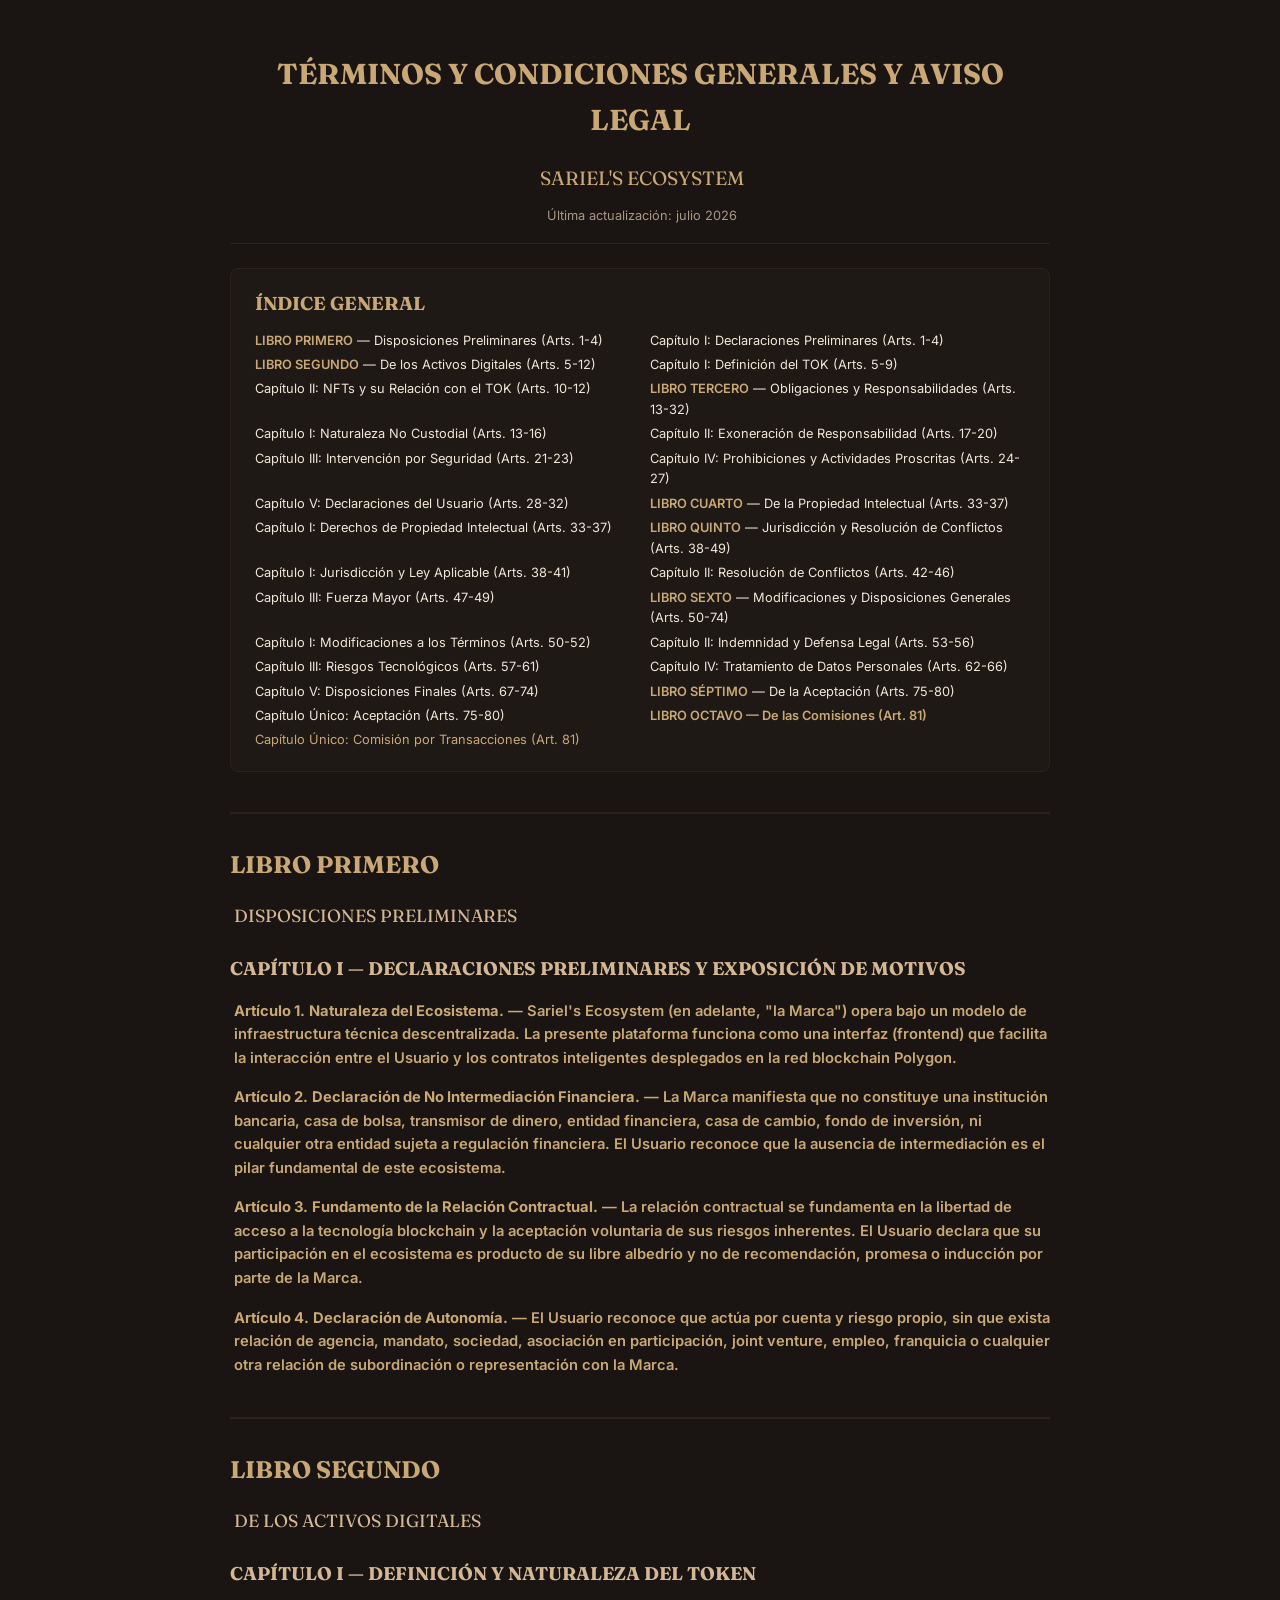
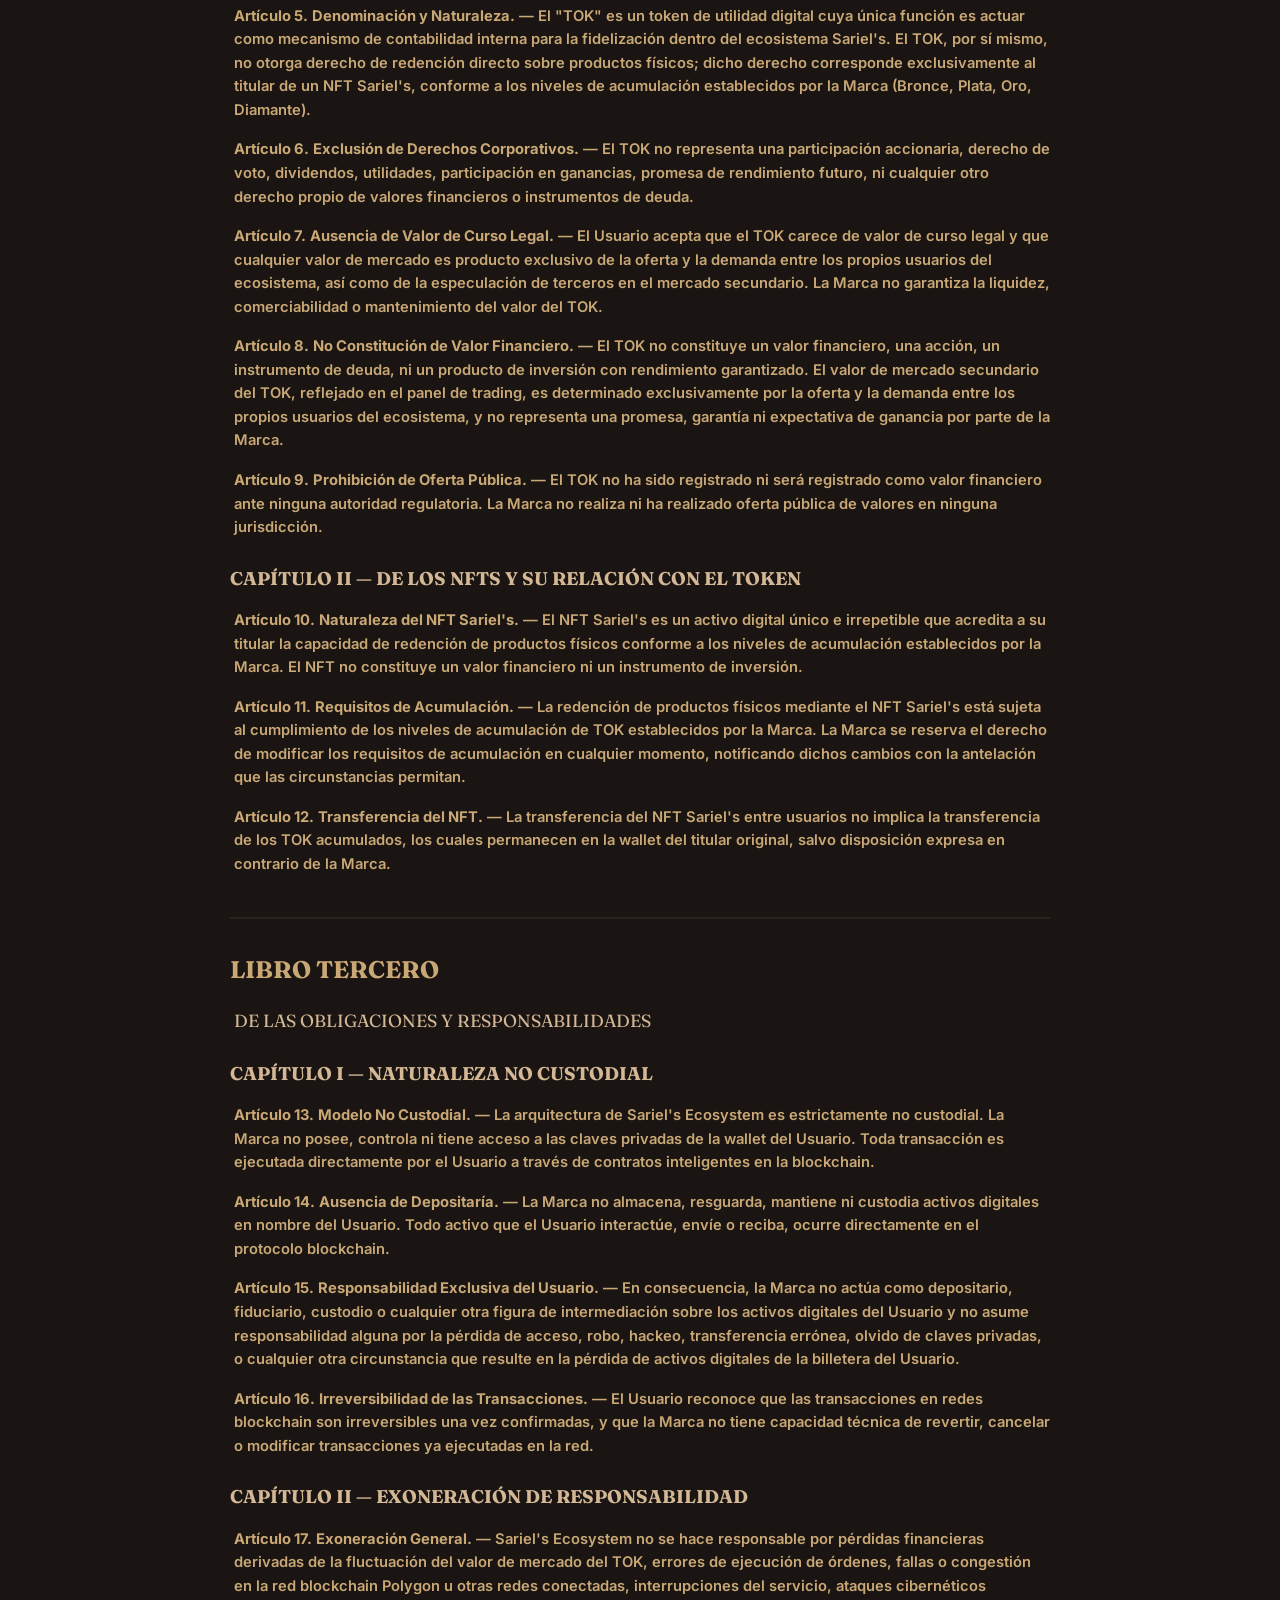
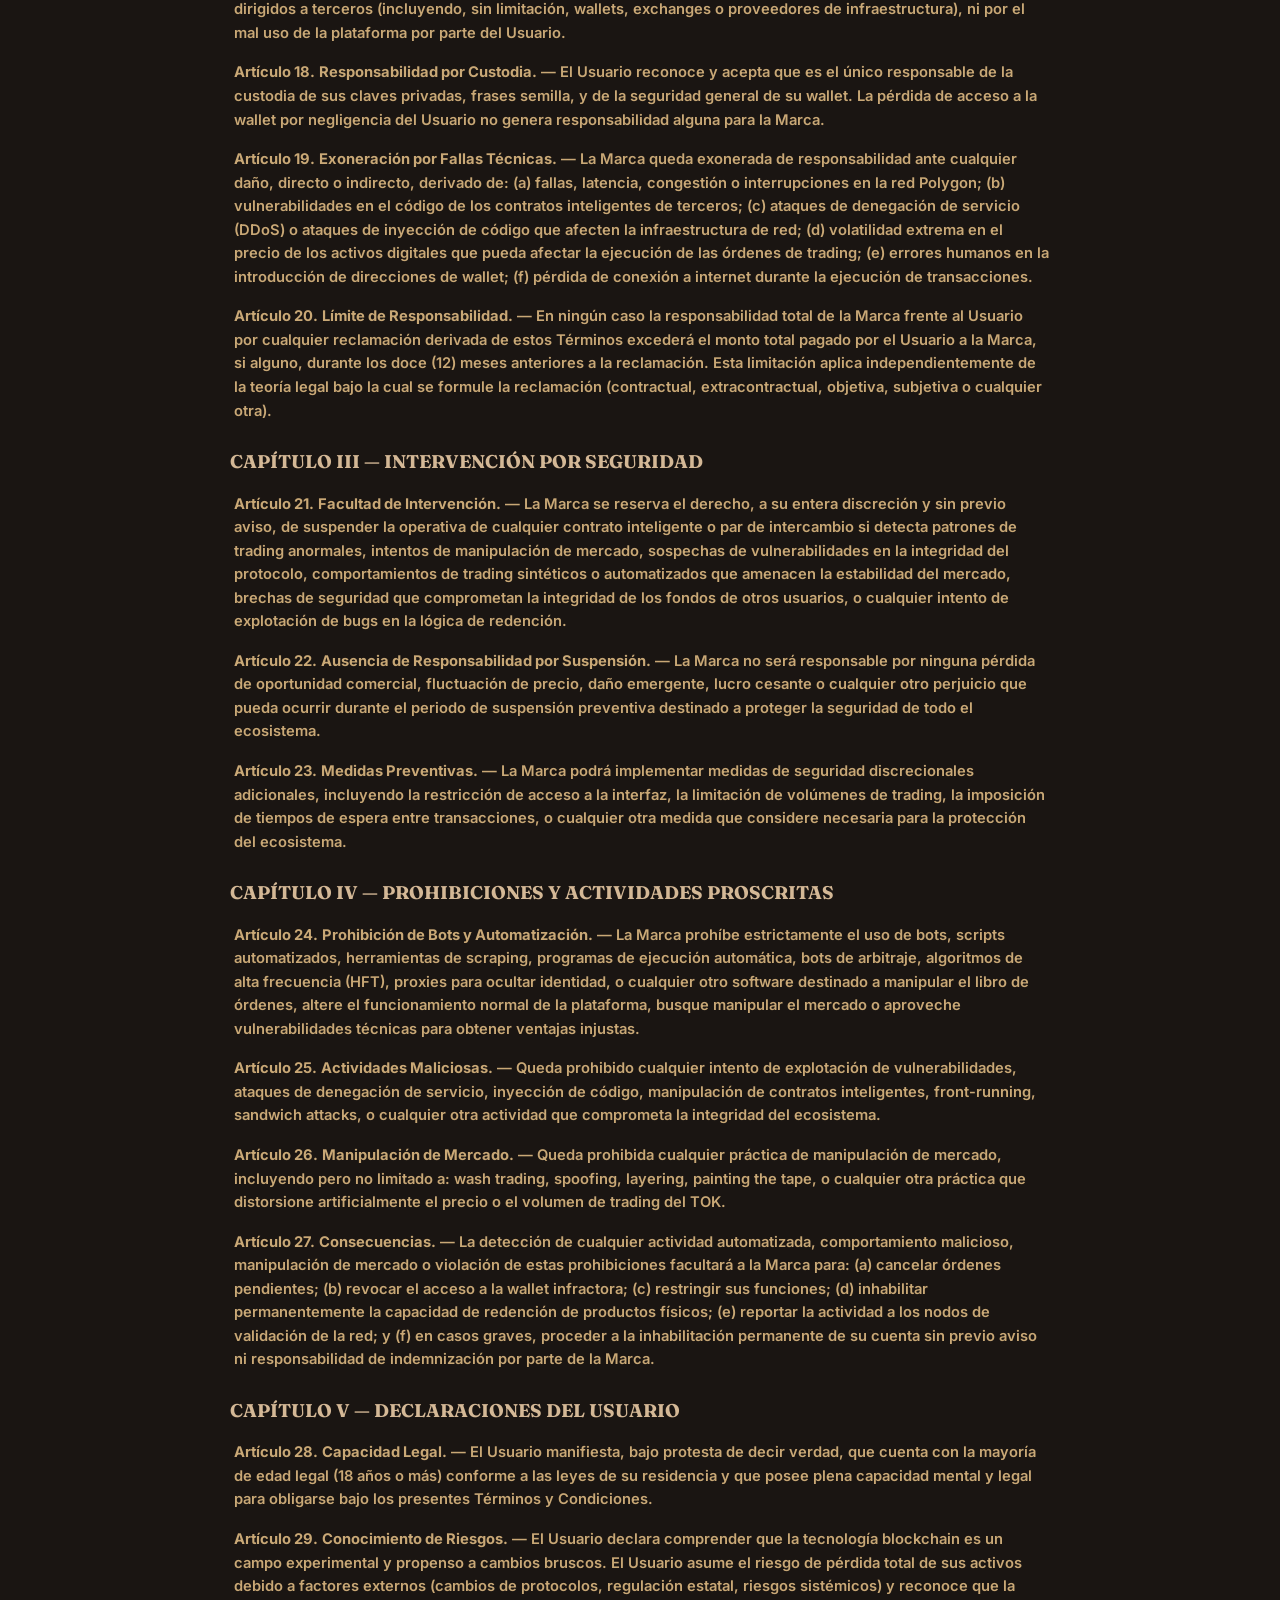
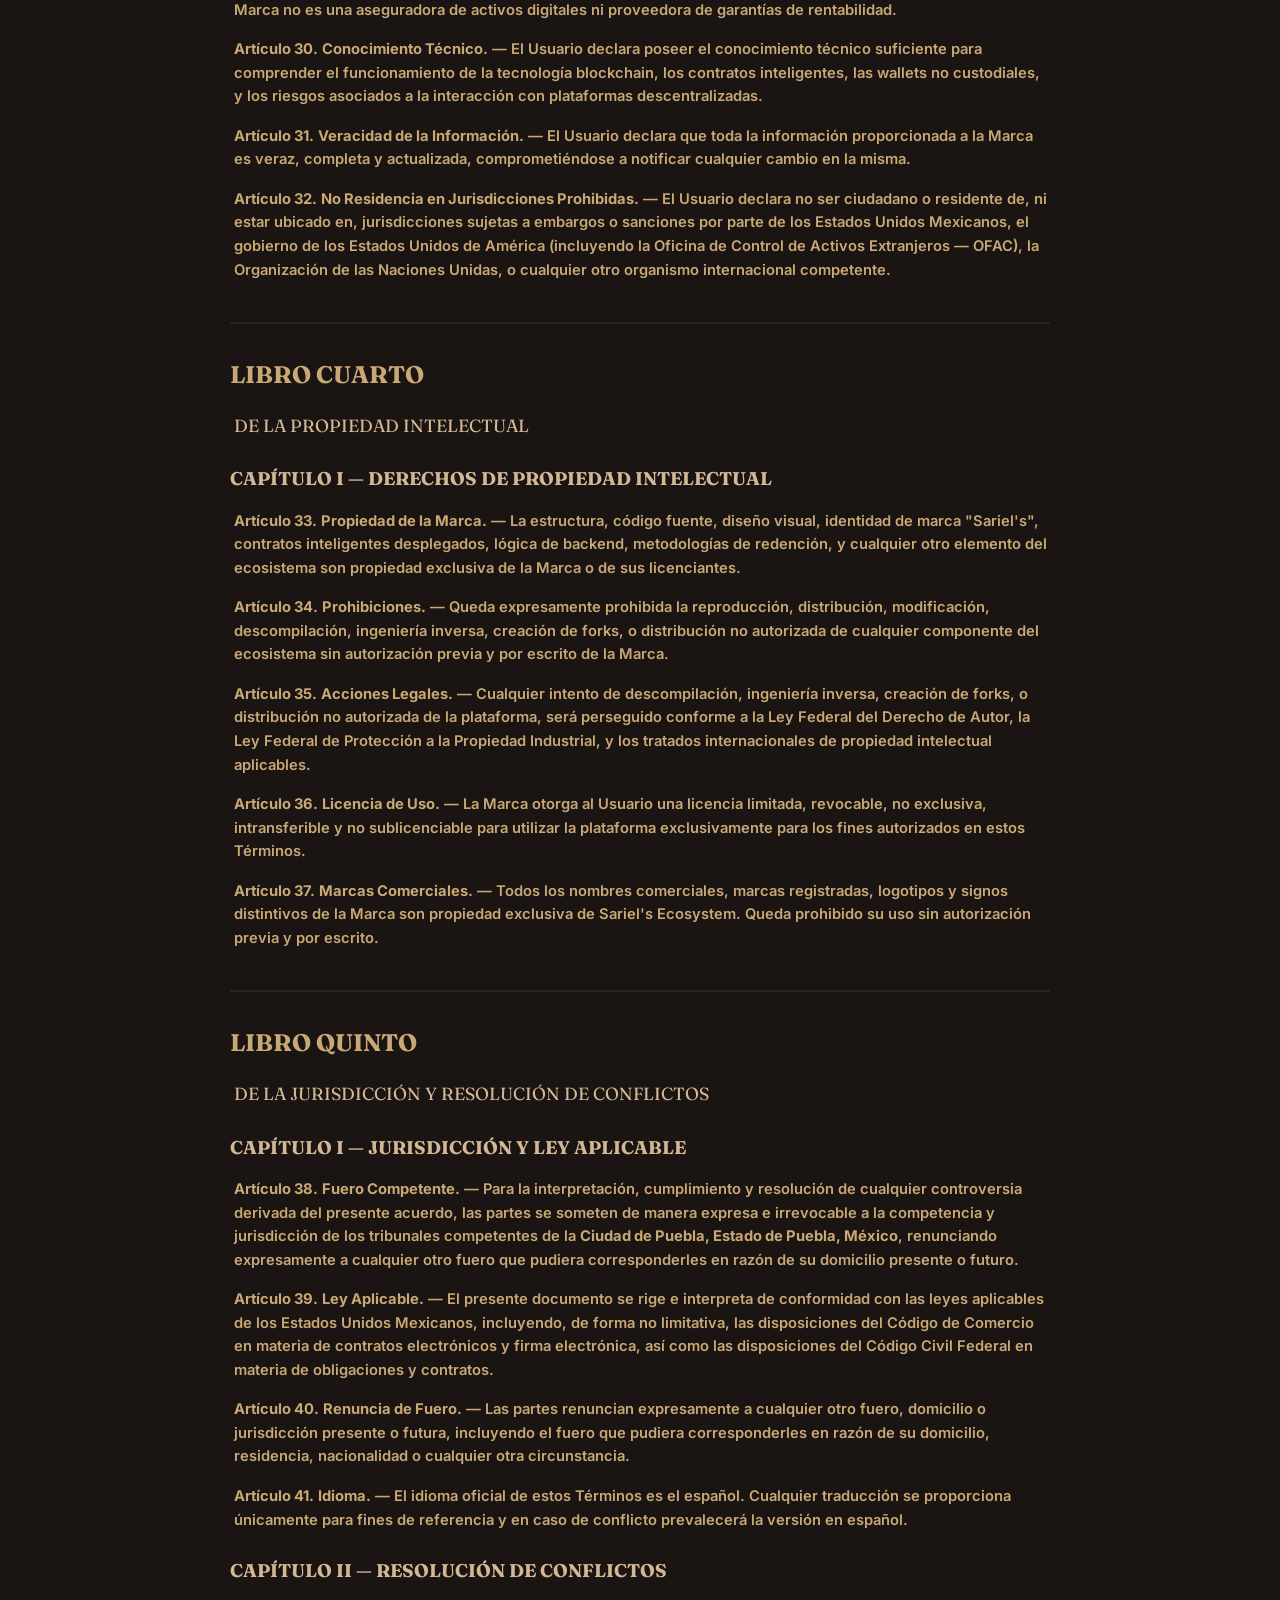
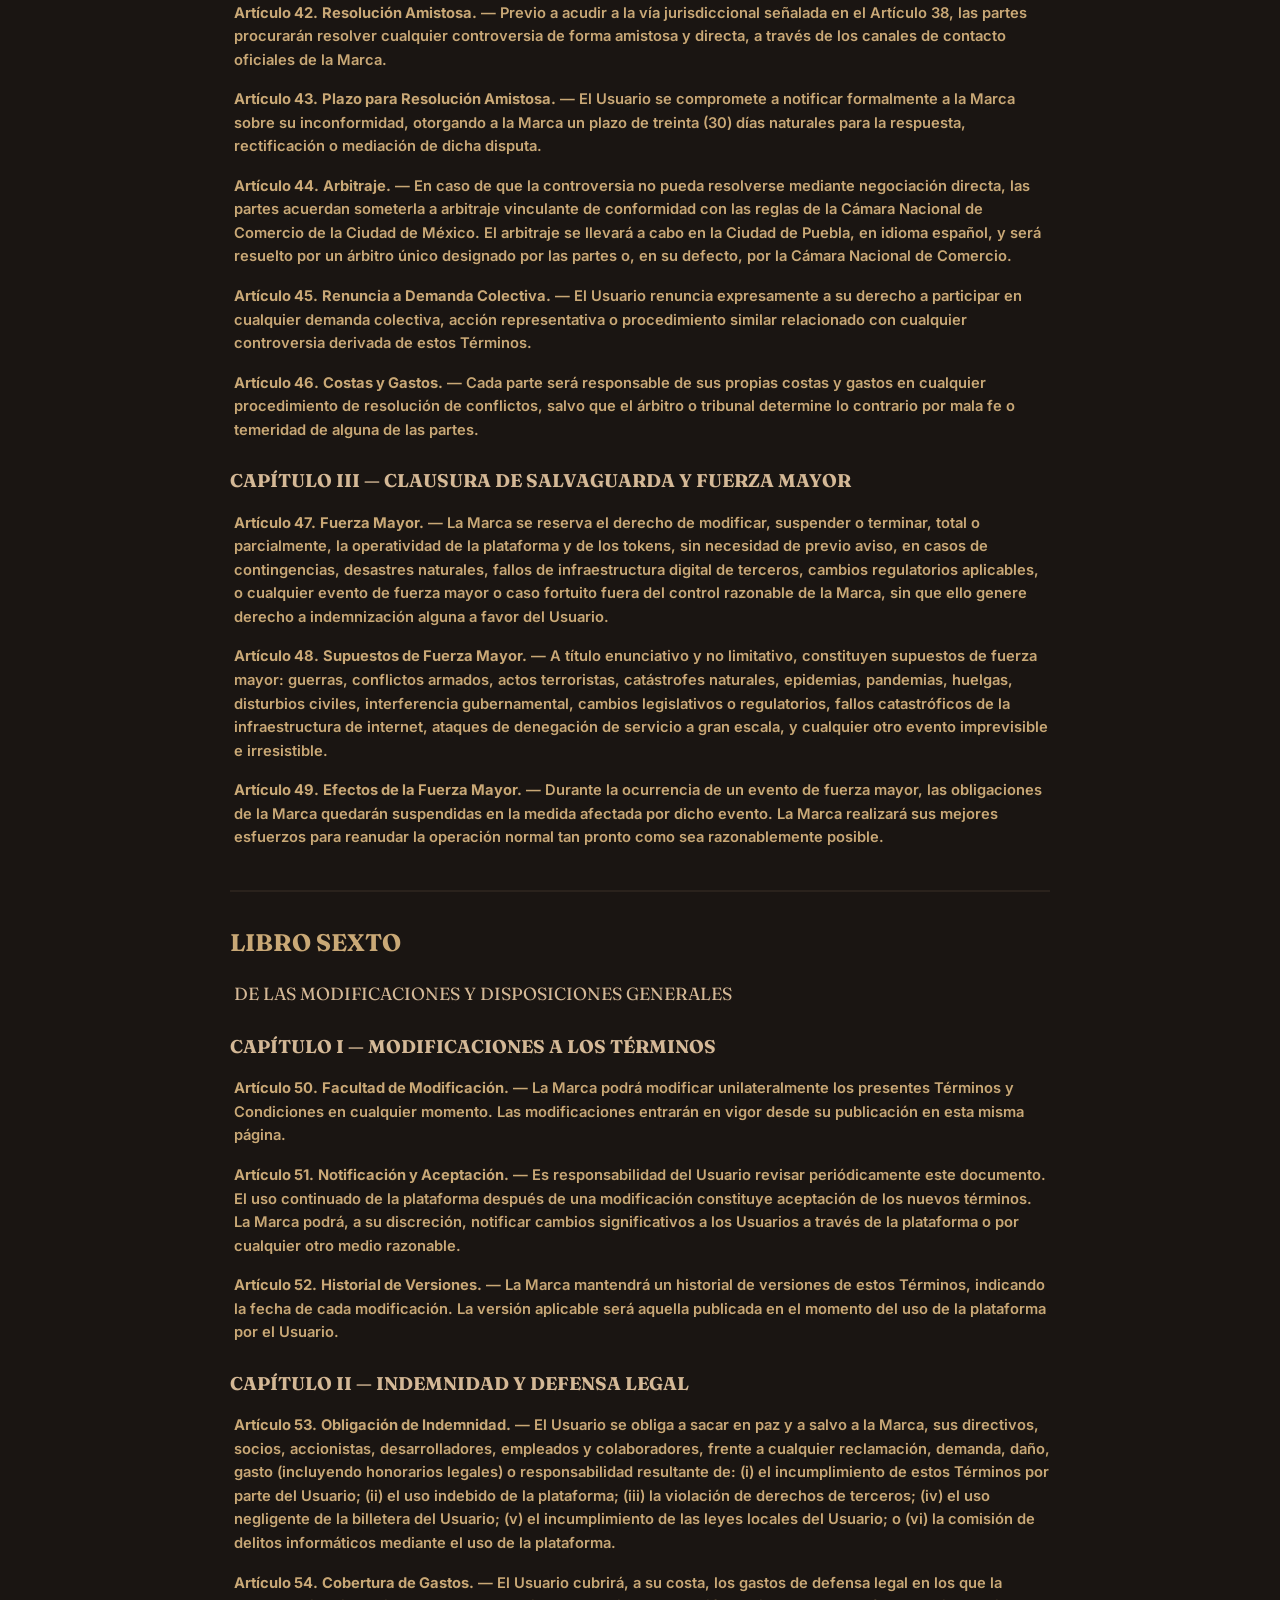
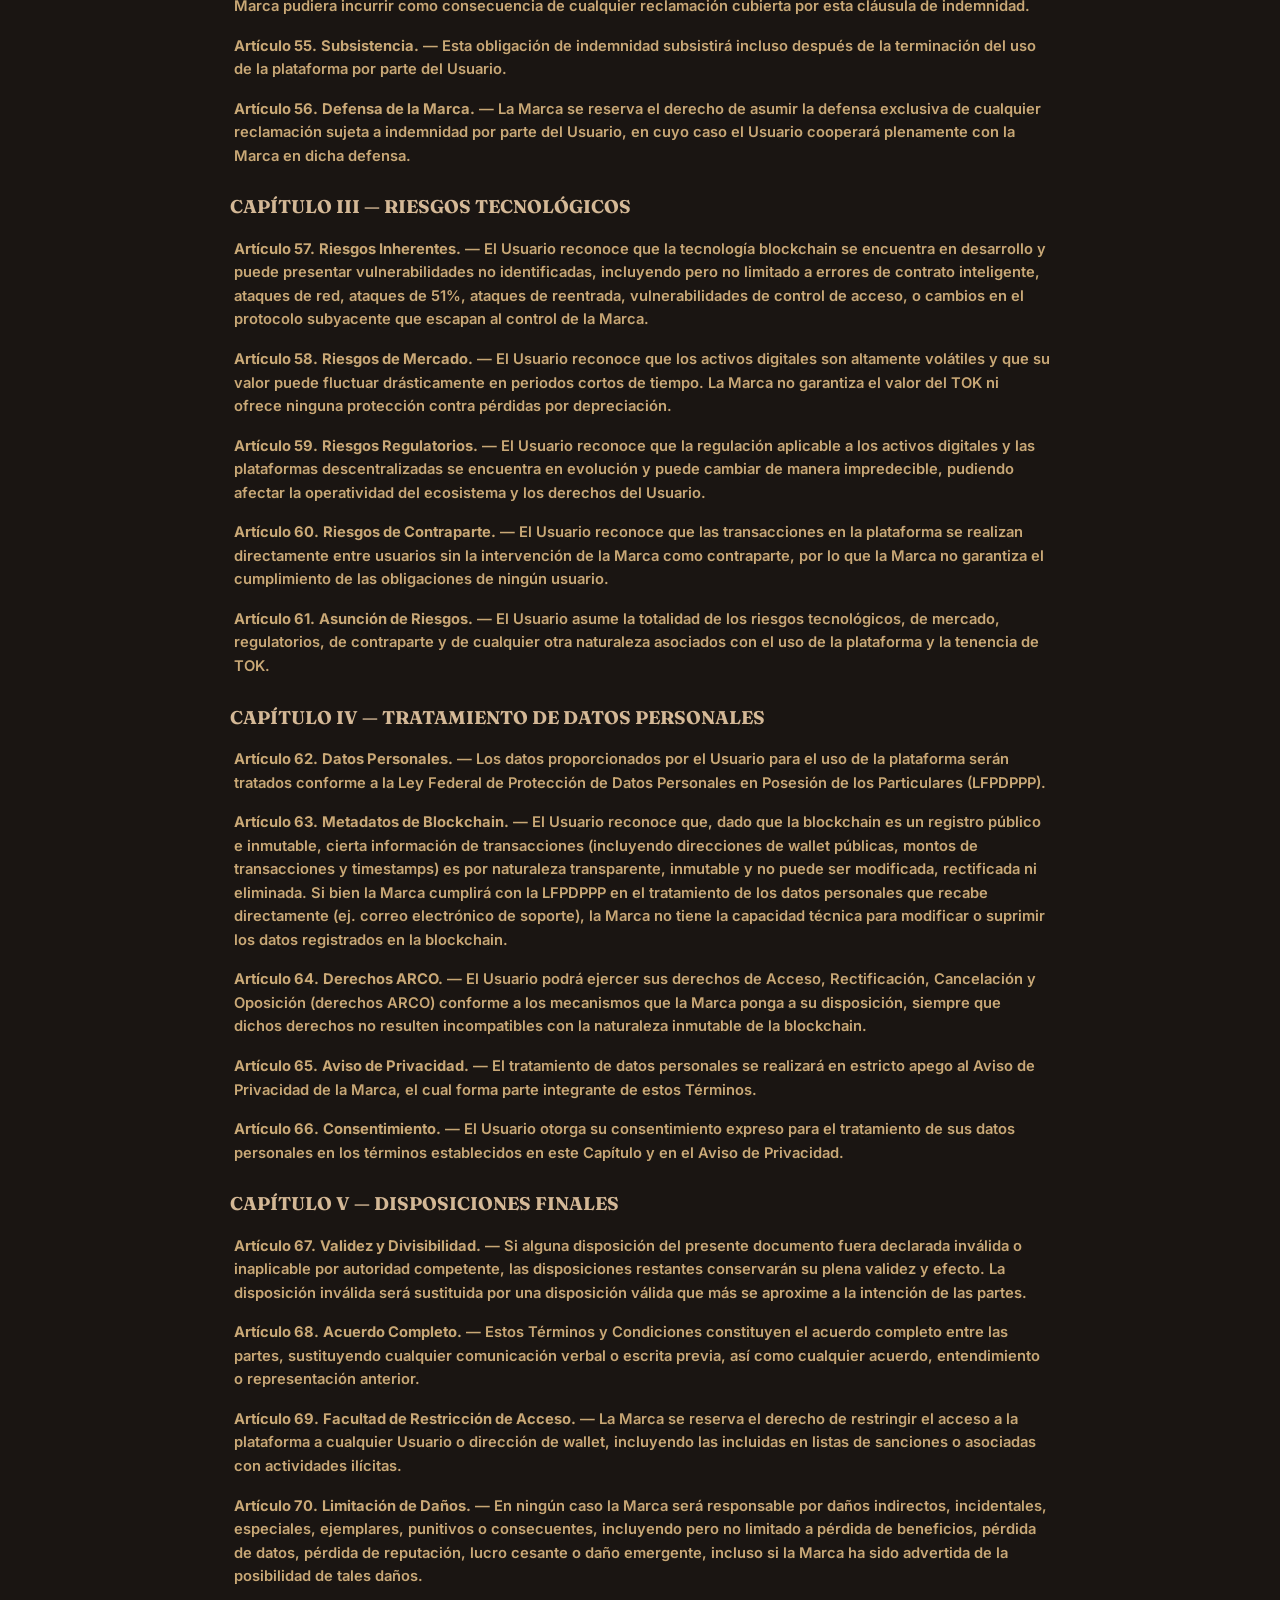
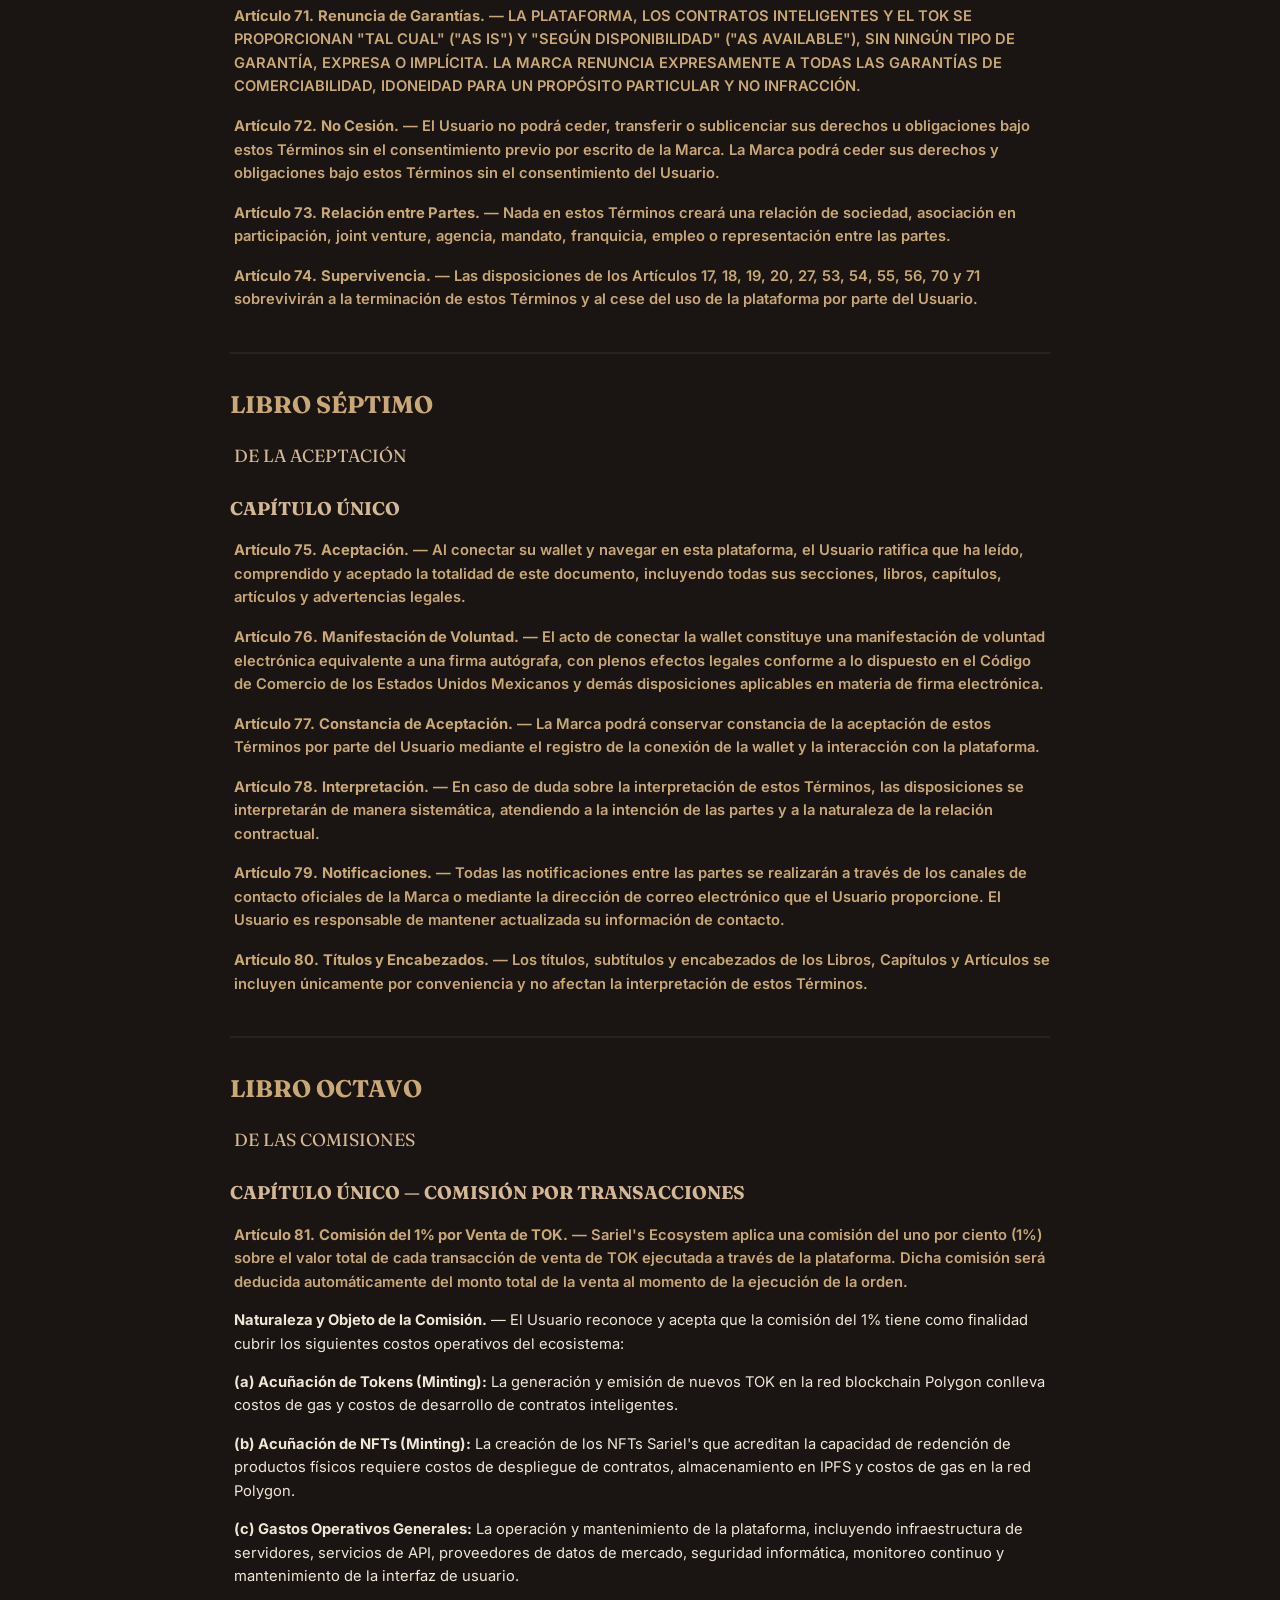
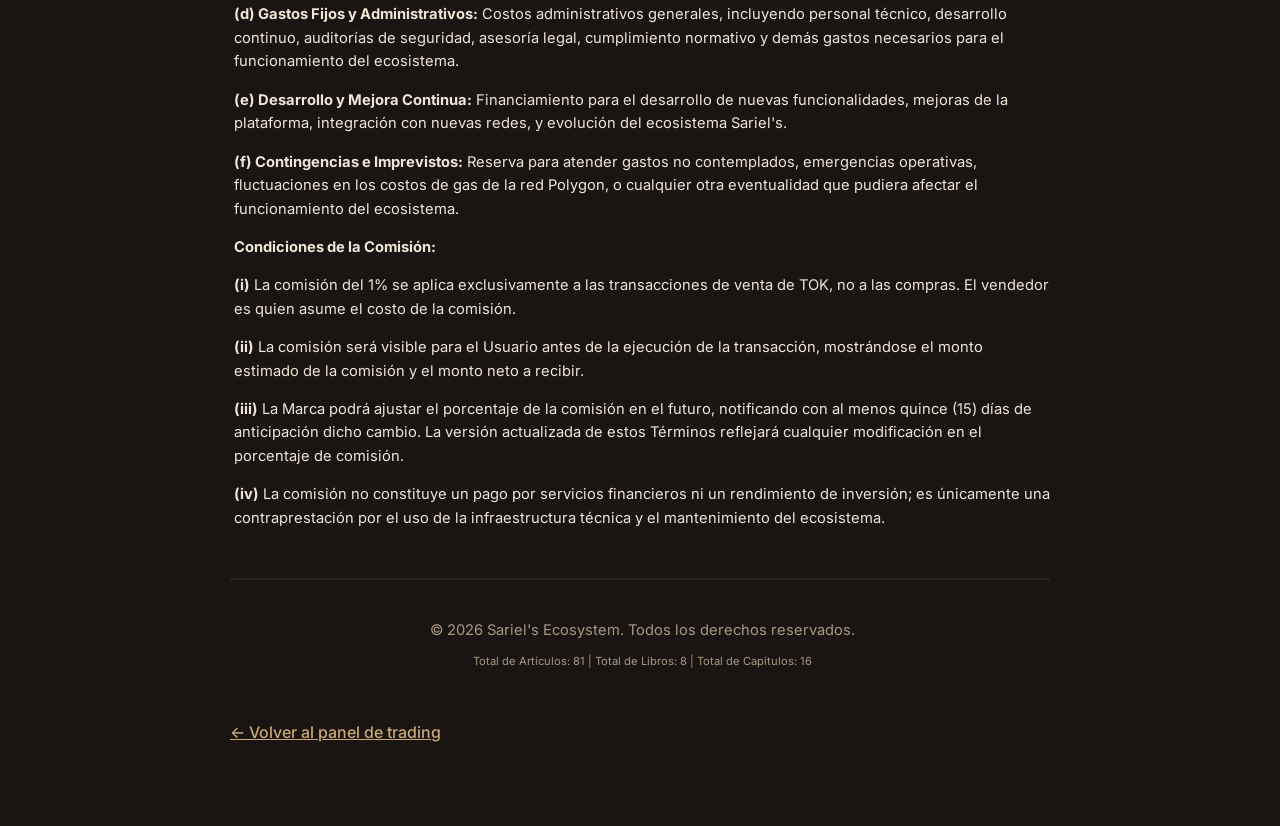
<file: terminos-completos.html>
<!DOCTYPE html>
<html lang="es">
<head>
<meta charset="UTF-8">
<meta name="viewport" content="width=device-width, initial-scale=1.0">
<title>Términos y Condiciones — Sariel's Ecosystem</title>
<link href="https://fonts.googleapis.com/css2?family=Fraunces:wght@600;700&family=Inter:wght@400;500;600&display=swap" rel="stylesheet">
<style>
  :root{
    --masa:#1a1512; --trigo:#c9a876; --panel:#241d18; --texto:#f0e6d8;
  }
  body{background:var(--masa); color:var(--texto); font-family:'Inter',sans-serif;
    max-width:820px; margin:0 auto; padding:32px 20px 80px; line-height:1.6;}
  h1{font-family:'Fraunces',serif; color:var(--trigo); font-size:1.8rem; margin-bottom:4px; text-align:center;}
  .subtitulo{text-align:center; color:var(--trigo); font-family:'Fraunces',serif; font-size:1.2rem; margin-bottom:4px;}
  .fecha{color:#a89882; font-size:0.8rem; margin-bottom:24px; text-align:center; border-bottom:1px solid #2a221c; padding-bottom:16px;}
  .libro{font-family:'Fraunces',serif; color:var(--trigo); font-size:1.5rem; margin:40px 0 12px; border-top:2px solid #2a221c; padding-top:32px;}
  .capitulo{font-family:'Fraunces',serif; color:#d4b896; font-size:1.15rem; margin:24px 0 12px;}
  .articulo{font-weight:600; color:var(--trigo); margin-top:16px; margin-bottom:4px;}
  .articulo-num{color:var(--trigo); font-weight:700;}
  p{margin-bottom:10px; font-size:0.92rem; padding-left:4px;}
  .volver{display:inline-block; margin-top:40px; color:var(--trigo); text-decoration:underline; font-weight:500;}
  .indice{background:#1f1915; padding:20px 24px; border-radius:8px; margin:24px 0; border:1px solid #2a221c;}
  .indice h3{color:var(--trigo); margin:0 0 12px; font-family:'Fraunces',serif;}
  .indice-grid{display:grid; grid-template-columns:1fr 1fr; gap:4px 20px; font-size:0.8rem;}
  .libro-titulo{font-weight:600; color:var(--trigo);}
  @media(max-width:600px){.indice-grid{grid-template-columns:1fr;}}
</style>
</head>
<body>

<h1>TÉRMINOS Y CONDICIONES GENERALES Y AVISO LEGAL</h1>
<p class="subtitulo">SARIEL'S ECOSYSTEM</p>
<p class="fecha">Última actualización: julio 2026</p>

<!-- ============================================================ -->
<!-- ÍNDICE GENERAL -->
<!-- ============================================================ -->
<div class="indice">
  <h3>ÍNDICE GENERAL</h3>
  <div class="indice-grid">
    <span><span class="libro-titulo">LIBRO PRIMERO</span> — Disposiciones Preliminares (Arts. 1-4)</span>
    <span>Capítulo I: Declaraciones Preliminares (Arts. 1-4)</span>
    <span><span class="libro-titulo">LIBRO SEGUNDO</span> — De los Activos Digitales (Arts. 5-12)</span>
    <span>Capítulo I: Definición del TOK (Arts. 5-9)</span>
    <span>Capítulo II: NFTs y su Relación con el TOK (Arts. 10-12)</span>
    <span><span class="libro-titulo">LIBRO TERCERO</span> — Obligaciones y Responsabilidades (Arts. 13-32)</span>
    <span>Capítulo I: Naturaleza No Custodial (Arts. 13-16)</span>
    <span>Capítulo II: Exoneración de Responsabilidad (Arts. 17-20)</span>
    <span>Capítulo III: Intervención por Seguridad (Arts. 21-23)</span>
    <span>Capítulo IV: Prohibiciones y Actividades Proscritas (Arts. 24-27)</span>
    <span>Capítulo V: Declaraciones del Usuario (Arts. 28-32)</span>
    <span><span class="libro-titulo">LIBRO CUARTO</span> — De la Propiedad Intelectual (Arts. 33-37)</span>
    <span>Capítulo I: Derechos de Propiedad Intelectual (Arts. 33-37)</span>
    <span><span class="libro-titulo">LIBRO QUINTO</span> — Jurisdicción y Resolución de Conflictos (Arts. 38-49)</span>
    <span>Capítulo I: Jurisdicción y Ley Aplicable (Arts. 38-41)</span>
    <span>Capítulo II: Resolución de Conflictos (Arts. 42-46)</span>
    <span>Capítulo III: Fuerza Mayor (Arts. 47-49)</span>
    <span><span class="libro-titulo">LIBRO SEXTO</span> — Modificaciones y Disposiciones Generales (Arts. 50-74)</span>
    <span>Capítulo I: Modificaciones a los Términos (Arts. 50-52)</span>
    <span>Capítulo II: Indemnidad y Defensa Legal (Arts. 53-56)</span>
    <span>Capítulo III: Riesgos Tecnológicos (Arts. 57-61)</span>
    <span>Capítulo IV: Tratamiento de Datos Personales (Arts. 62-66)</span>
    <span>Capítulo V: Disposiciones Finales (Arts. 67-74)</span>
    <span><span class="libro-titulo">LIBRO SÉPTIMO</span> — De la Aceptación (Arts. 75-80)</span>
    <span>Capítulo Único: Aceptación (Arts. 75-80)</span>
    <span style="color:var(--trigo); font-weight:600;">LIBRO OCTAVO — De las Comisiones (Art. 81)</span>
    <span style="color:var(--trigo);">Capítulo Único: Comisión por Transacciones (Art. 81)</span>
  </div>
</div>

<!-- ============================================================ -->
<!-- LIBRO PRIMERO: DISPOSICIONES PRELIMINARES -->
<!-- ============================================================ -->
<h2 class="libro">LIBRO PRIMERO</h2>
<p style="font-family:'Fraunces',serif; color:#d4b896; font-size:1.1rem;">DISPOSICIONES PRELIMINARES</p>

<h3 class="capitulo">CAPÍTULO I — DECLARACIONES PRELIMINARES Y EXPOSICIÓN DE MOTIVOS</h3>

<p class="articulo"><span class="articulo-num">Artículo 1.</span> <strong>Naturaleza del Ecosistema.</strong> — Sariel's Ecosystem (en adelante, "la Marca") opera bajo un modelo de infraestructura técnica descentralizada. La presente plataforma funciona como una interfaz (frontend) que facilita la interacción entre el Usuario y los contratos inteligentes desplegados en la red blockchain Polygon.</p>

<p class="articulo"><span class="articulo-num">Artículo 2.</span> <strong>Declaración de No Intermediación Financiera.</strong> — La Marca manifiesta que no constituye una institución bancaria, casa de bolsa, transmisor de dinero, entidad financiera, casa de cambio, fondo de inversión, ni cualquier otra entidad sujeta a regulación financiera. El Usuario reconoce que la ausencia de intermediación es el pilar fundamental de este ecosistema.</p>

<p class="articulo"><span class="articulo-num">Artículo 3.</span> <strong>Fundamento de la Relación Contractual.</strong> — La relación contractual se fundamenta en la libertad de acceso a la tecnología blockchain y la aceptación voluntaria de sus riesgos inherentes. El Usuario declara que su participación en el ecosistema es producto de su libre albedrío y no de recomendación, promesa o inducción por parte de la Marca.</p>

<p class="articulo"><span class="articulo-num">Artículo 4.</span> <strong>Declaración de Autonomía.</strong> — El Usuario reconoce que actúa por cuenta y riesgo propio, sin que exista relación de agencia, mandato, sociedad, asociación en participación, joint venture, empleo, franquicia o cualquier otra relación de subordinación o representación con la Marca.</p>

<!-- ============================================================ -->
<!-- LIBRO SEGUNDO: DE LOS ACTIVOS DIGITALES -->
<!-- ============================================================ -->
<h2 class="libro">LIBRO SEGUNDO</h2>
<p style="font-family:'Fraunces',serif; color:#d4b896; font-size:1.1rem;">DE LOS ACTIVOS DIGITALES</p>

<h3 class="capitulo">CAPÍTULO I — DEFINICIÓN Y NATURALEZA DEL TOKEN</h3>

<p class="articulo"><span class="articulo-num">Artículo 5.</span> <strong>Denominación y Naturaleza.</strong> — El "TOK" es un token de utilidad digital cuya única función es actuar como mecanismo de contabilidad interna para la fidelización dentro del ecosistema Sariel's. El TOK, por sí mismo, no otorga derecho de redención directo sobre productos físicos; dicho derecho corresponde exclusivamente al titular de un NFT Sariel's, conforme a los niveles de acumulación establecidos por la Marca (Bronce, Plata, Oro, Diamante).</p>

<p class="articulo"><span class="articulo-num">Artículo 6.</span> <strong>Exclusión de Derechos Corporativos.</strong> — El TOK no representa una participación accionaria, derecho de voto, dividendos, utilidades, participación en ganancias, promesa de rendimiento futuro, ni cualquier otro derecho propio de valores financieros o instrumentos de deuda.</p>

<p class="articulo"><span class="articulo-num">Artículo 7.</span> <strong>Ausencia de Valor de Curso Legal.</strong> — El Usuario acepta que el TOK carece de valor de curso legal y que cualquier valor de mercado es producto exclusivo de la oferta y la demanda entre los propios usuarios del ecosistema, así como de la especulación de terceros en el mercado secundario. La Marca no garantiza la liquidez, comerciabilidad o mantenimiento del valor del TOK.</p>

<p class="articulo"><span class="articulo-num">Artículo 8.</span> <strong>No Constitución de Valor Financiero.</strong> — El TOK no constituye un valor financiero, una acción, un instrumento de deuda, ni un producto de inversión con rendimiento garantizado. El valor de mercado secundario del TOK, reflejado en el panel de trading, es determinado exclusivamente por la oferta y la demanda entre los propios usuarios del ecosistema, y no representa una promesa, garantía ni expectativa de ganancia por parte de la Marca.</p>

<p class="articulo"><span class="articulo-num">Artículo 9.</span> <strong>Prohibición de Oferta Pública.</strong> — El TOK no ha sido registrado ni será registrado como valor financiero ante ninguna autoridad regulatoria. La Marca no realiza ni ha realizado oferta pública de valores en ninguna jurisdicción.</p>

<h3 class="capitulo">CAPÍTULO II — DE LOS NFTS Y SU RELACIÓN CON EL TOKEN</h3>

<p class="articulo"><span class="articulo-num">Artículo 10.</span> <strong>Naturaleza del NFT Sariel's.</strong> — El NFT Sariel's es un activo digital único e irrepetible que acredita a su titular la capacidad de redención de productos físicos conforme a los niveles de acumulación establecidos por la Marca. El NFT no constituye un valor financiero ni un instrumento de inversión.</p>

<p class="articulo"><span class="articulo-num">Artículo 11.</span> <strong>Requisitos de Acumulación.</strong> — La redención de productos físicos mediante el NFT Sariel's está sujeta al cumplimiento de los niveles de acumulación de TOK establecidos por la Marca. La Marca se reserva el derecho de modificar los requisitos de acumulación en cualquier momento, notificando dichos cambios con la antelación que las circunstancias permitan.</p>

<p class="articulo"><span class="articulo-num">Artículo 12.</span> <strong>Transferencia del NFT.</strong> — La transferencia del NFT Sariel's entre usuarios no implica la transferencia de los TOK acumulados, los cuales permanecen en la wallet del titular original, salvo disposición expresa en contrario de la Marca.</p>

<!-- ============================================================ -->
<!-- LIBRO TERCERO: DE LAS OBLIGACIONES Y RESPONSABILIDADES -->
<!-- ============================================================ -->
<h2 class="libro">LIBRO TERCERO</h2>
<p style="font-family:'Fraunces',serif; color:#d4b896; font-size:1.1rem;">DE LAS OBLIGACIONES Y RESPONSABILIDADES</p>

<h3 class="capitulo">CAPÍTULO I — NATURALEZA NO CUSTODIAL</h3>

<p class="articulo"><span class="articulo-num">Artículo 13.</span> <strong>Modelo No Custodial.</strong> — La arquitectura de Sariel's Ecosystem es estrictamente no custodial. La Marca no posee, controla ni tiene acceso a las claves privadas de la wallet del Usuario. Toda transacción es ejecutada directamente por el Usuario a través de contratos inteligentes en la blockchain.</p>

<p class="articulo"><span class="articulo-num">Artículo 14.</span> <strong>Ausencia de Depositaría.</strong> — La Marca no almacena, resguarda, mantiene ni custodia activos digitales en nombre del Usuario. Todo activo que el Usuario interactúe, envíe o reciba, ocurre directamente en el protocolo blockchain.</p>

<p class="articulo"><span class="articulo-num">Artículo 15.</span> <strong>Responsabilidad Exclusiva del Usuario.</strong> — En consecuencia, la Marca no actúa como depositario, fiduciario, custodio o cualquier otra figura de intermediación sobre los activos digitales del Usuario y no asume responsabilidad alguna por la pérdida de acceso, robo, hackeo, transferencia errónea, olvido de claves privadas, o cualquier otra circunstancia que resulte en la pérdida de activos digitales de la billetera del Usuario.</p>

<p class="articulo"><span class="articulo-num">Artículo 16.</span> <strong>Irreversibilidad de las Transacciones.</strong> — El Usuario reconoce que las transacciones en redes blockchain son irreversibles una vez confirmadas, y que la Marca no tiene capacidad técnica de revertir, cancelar o modificar transacciones ya ejecutadas en la red.</p>

<h3 class="capitulo">CAPÍTULO II — EXONERACIÓN DE RESPONSABILIDAD</h3>

<p class="articulo"><span class="articulo-num">Artículo 17.</span> <strong>Exoneración General.</strong> — Sariel's Ecosystem no se hace responsable por pérdidas financieras derivadas de la fluctuación del valor de mercado del TOK, errores de ejecución de órdenes, fallas o congestión en la red blockchain Polygon u otras redes conectadas, interrupciones del servicio, ataques cibernéticos dirigidos a terceros (incluyendo, sin limitación, wallets, exchanges o proveedores de infraestructura), ni por el mal uso de la plataforma por parte del Usuario.</p>

<p class="articulo"><span class="articulo-num">Artículo 18.</span> <strong>Responsabilidad por Custodia.</strong> — El Usuario reconoce y acepta que es el único responsable de la custodia de sus claves privadas, frases semilla, y de la seguridad general de su wallet. La pérdida de acceso a la wallet por negligencia del Usuario no genera responsabilidad alguna para la Marca.</p>

<p class="articulo"><span class="articulo-num">Artículo 19.</span> <strong>Exoneración por Fallas Técnicas.</strong> — La Marca queda exonerada de responsabilidad ante cualquier daño, directo o indirecto, derivado de: (a) fallas, latencia, congestión o interrupciones en la red Polygon; (b) vulnerabilidades en el código de los contratos inteligentes de terceros; (c) ataques de denegación de servicio (DDoS) o ataques de inyección de código que afecten la infraestructura de red; (d) volatilidad extrema en el precio de los activos digitales que pueda afectar la ejecución de las órdenes de trading; (e) errores humanos en la introducción de direcciones de wallet; (f) pérdida de conexión a internet durante la ejecución de transacciones.</p>

<p class="articulo"><span class="articulo-num">Artículo 20.</span> <strong>Límite de Responsabilidad.</strong> — En ningún caso la responsabilidad total de la Marca frente al Usuario por cualquier reclamación derivada de estos Términos excederá el monto total pagado por el Usuario a la Marca, si alguno, durante los doce (12) meses anteriores a la reclamación. Esta limitación aplica independientemente de la teoría legal bajo la cual se formule la reclamación (contractual, extracontractual, objetiva, subjetiva o cualquier otra).</p>

<h3 class="capitulo">CAPÍTULO III — INTERVENCIÓN POR SEGURIDAD</h3>

<p class="articulo"><span class="articulo-num">Artículo 21.</span> <strong>Facultad de Intervención.</strong> — La Marca se reserva el derecho, a su entera discreción y sin previo aviso, de suspender la operativa de cualquier contrato inteligente o par de intercambio si detecta patrones de trading anormales, intentos de manipulación de mercado, sospechas de vulnerabilidades en la integridad del protocolo, comportamientos de trading sintéticos o automatizados que amenacen la estabilidad del mercado, brechas de seguridad que comprometan la integridad de los fondos de otros usuarios, o cualquier intento de explotación de bugs en la lógica de redención.</p>

<p class="articulo"><span class="articulo-num">Artículo 22.</span> <strong>Ausencia de Responsabilidad por Suspensión.</strong> — La Marca no será responsable por ninguna pérdida de oportunidad comercial, fluctuación de precio, daño emergente, lucro cesante o cualquier otro perjuicio que pueda ocurrir durante el periodo de suspensión preventiva destinado a proteger la seguridad de todo el ecosistema.</p>

<p class="articulo"><span class="articulo-num">Artículo 23.</span> <strong>Medidas Preventivas.</strong> — La Marca podrá implementar medidas de seguridad discrecionales adicionales, incluyendo la restricción de acceso a la interfaz, la limitación de volúmenes de trading, la imposición de tiempos de espera entre transacciones, o cualquier otra medida que considere necesaria para la protección del ecosistema.</p>

<h3 class="capitulo">CAPÍTULO IV — PROHIBICIONES Y ACTIVIDADES PROSCRITAS</h3>

<p class="articulo"><span class="articulo-num">Artículo 24.</span> <strong>Prohibición de Bots y Automatización.</strong> — La Marca prohíbe estrictamente el uso de bots, scripts automatizados, herramientas de scraping, programas de ejecución automática, bots de arbitraje, algoritmos de alta frecuencia (HFT), proxies para ocultar identidad, o cualquier otro software destinado a manipular el libro de órdenes, altere el funcionamiento normal de la plataforma, busque manipular el mercado o aproveche vulnerabilidades técnicas para obtener ventajas injustas.</p>

<p class="articulo"><span class="articulo-num">Artículo 25.</span> <strong>Actividades Maliciosas.</strong> — Queda prohibido cualquier intento de explotación de vulnerabilidades, ataques de denegación de servicio, inyección de código, manipulación de contratos inteligentes, front-running, sandwich attacks, o cualquier otra actividad que comprometa la integridad del ecosistema.</p>

<p class="articulo"><span class="articulo-num">Artículo 26.</span> <strong>Manipulación de Mercado.</strong> — Queda prohibida cualquier práctica de manipulación de mercado, incluyendo pero no limitado a: wash trading, spoofing, layering, painting the tape, o cualquier otra práctica que distorsione artificialmente el precio o el volumen de trading del TOK.</p>

<p class="articulo"><span class="articulo-num">Artículo 27.</span> <strong>Consecuencias.</strong> — La detección de cualquier actividad automatizada, comportamiento malicioso, manipulación de mercado o violación de estas prohibiciones facultará a la Marca para: (a) cancelar órdenes pendientes; (b) revocar el acceso a la wallet infractora; (c) restringir sus funciones; (d) inhabilitar permanentemente la capacidad de redención de productos físicos; (e) reportar la actividad a los nodos de validación de la red; y (f) en casos graves, proceder a la inhabilitación permanente de su cuenta sin previo aviso ni responsabilidad de indemnización por parte de la Marca.</p>

<h3 class="capitulo">CAPÍTULO V — DECLARACIONES DEL USUARIO</h3>

<p class="articulo"><span class="articulo-num">Artículo 28.</span> <strong>Capacidad Legal.</strong> — El Usuario manifiesta, bajo protesta de decir verdad, que cuenta con la mayoría de edad legal (18 años o más) conforme a las leyes de su residencia y que posee plena capacidad mental y legal para obligarse bajo los presentes Términos y Condiciones.</p>

<p class="articulo"><span class="articulo-num">Artículo 29.</span> <strong>Conocimiento de Riesgos.</strong> — El Usuario declara comprender que la tecnología blockchain es un campo experimental y propenso a cambios bruscos. El Usuario asume el riesgo de pérdida total de sus activos debido a factores externos (cambios de protocolos, regulación estatal, riesgos sistémicos) y reconoce que la Marca no es una aseguradora de activos digitales ni proveedora de garantías de rentabilidad.</p>

<p class="articulo"><span class="articulo-num">Artículo 30.</span> <strong>Conocimiento Técnico.</strong> — El Usuario declara poseer el conocimiento técnico suficiente para comprender el funcionamiento de la tecnología blockchain, los contratos inteligentes, las wallets no custodiales, y los riesgos asociados a la interacción con plataformas descentralizadas.</p>

<p class="articulo"><span class="articulo-num">Artículo 31.</span> <strong>Veracidad de la Información.</strong> — El Usuario declara que toda la información proporcionada a la Marca es veraz, completa y actualizada, comprometiéndose a notificar cualquier cambio en la misma.</p>

<p class="articulo"><span class="articulo-num">Artículo 32.</span> <strong>No Residencia en Jurisdicciones Prohibidas.</strong> — El Usuario declara no ser ciudadano o residente de, ni estar ubicado en, jurisdicciones sujetas a embargos o sanciones por parte de los Estados Unidos Mexicanos, el gobierno de los Estados Unidos de América (incluyendo la Oficina de Control de Activos Extranjeros — OFAC), la Organización de las Naciones Unidas, o cualquier otro organismo internacional competente.</p>

<!-- ============================================================ -->
<!-- LIBRO CUARTO: DE LA PROPIEDAD INTELECTUAL -->
<!-- ============================================================ -->
<h2 class="libro">LIBRO CUARTO</h2>
<p style="font-family:'Fraunces',serif; color:#d4b896; font-size:1.1rem;">DE LA PROPIEDAD INTELECTUAL</p>

<h3 class="capitulo">CAPÍTULO I — DERECHOS DE PROPIEDAD INTELECTUAL</h3>

<p class="articulo"><span class="articulo-num">Artículo 33.</span> <strong>Propiedad de la Marca.</strong> — La estructura, código fuente, diseño visual, identidad de marca "Sariel's", contratos inteligentes desplegados, lógica de backend, metodologías de redención, y cualquier otro elemento del ecosistema son propiedad exclusiva de la Marca o de sus licenciantes.</p>

<p class="articulo"><span class="articulo-num">Artículo 34.</span> <strong>Prohibiciones.</strong> — Queda expresamente prohibida la reproducción, distribución, modificación, descompilación, ingeniería inversa, creación de forks, o distribución no autorizada de cualquier componente del ecosistema sin autorización previa y por escrito de la Marca.</p>

<p class="articulo"><span class="articulo-num">Artículo 35.</span> <strong>Acciones Legales.</strong> — Cualquier intento de descompilación, ingeniería inversa, creación de forks, o distribución no autorizada de la plataforma, será perseguido conforme a la Ley Federal del Derecho de Autor, la Ley Federal de Protección a la Propiedad Industrial, y los tratados internacionales de propiedad intelectual aplicables.</p>

<p class="articulo"><span class="articulo-num">Artículo 36.</span> <strong>Licencia de Uso.</strong> — La Marca otorga al Usuario una licencia limitada, revocable, no exclusiva, intransferible y no sublicenciable para utilizar la plataforma exclusivamente para los fines autorizados en estos Términos.</p>

<p class="articulo"><span class="articulo-num">Artículo 37.</span> <strong>Marcas Comerciales.</strong> — Todos los nombres comerciales, marcas registradas, logotipos y signos distintivos de la Marca son propiedad exclusiva de Sariel's Ecosystem. Queda prohibido su uso sin autorización previa y por escrito.</p>

<!-- ============================================================ -->
<!-- LIBRO QUINTO: DE LA JURISDICCIÓN Y RESOLUCIÓN DE CONFLICTOS -->
<!-- ============================================================ -->
<h2 class="libro">LIBRO QUINTO</h2>
<p style="font-family:'Fraunces',serif; color:#d4b896; font-size:1.1rem;">DE LA JURISDICCIÓN Y RESOLUCIÓN DE CONFLICTOS</p>

<h3 class="capitulo">CAPÍTULO I — JURISDICCIÓN Y LEY APLICABLE</h3>

<p class="articulo"><span class="articulo-num">Artículo 38.</span> <strong>Fuero Competente.</strong> — Para la interpretación, cumplimiento y resolución de cualquier controversia derivada del presente acuerdo, las partes se someten de manera expresa e irrevocable a la competencia y jurisdicción de los tribunales competentes de la <strong>Ciudad de Puebla, Estado de Puebla, México</strong>, renunciando expresamente a cualquier otro fuero que pudiera corresponderles en razón de su domicilio presente o futuro.</p>

<p class="articulo"><span class="articulo-num">Artículo 39.</span> <strong>Ley Aplicable.</strong> — El presente documento se rige e interpreta de conformidad con las leyes aplicables de los Estados Unidos Mexicanos, incluyendo, de forma no limitativa, las disposiciones del Código de Comercio en materia de contratos electrónicos y firma electrónica, así como las disposiciones del Código Civil Federal en materia de obligaciones y contratos.</p>

<p class="articulo"><span class="articulo-num">Artículo 40.</span> <strong>Renuncia de Fuero.</strong> — Las partes renuncian expresamente a cualquier otro fuero, domicilio o jurisdicción presente o futura, incluyendo el fuero que pudiera corresponderles en razón de su domicilio, residencia, nacionalidad o cualquier otra circunstancia.</p>

<p class="articulo"><span class="articulo-num">Artículo 41.</span> <strong>Idioma.</strong> — El idioma oficial de estos Términos es el español. Cualquier traducción se proporciona únicamente para fines de referencia y en caso de conflicto prevalecerá la versión en español.</p>

<h3 class="capitulo">CAPÍTULO II — RESOLUCIÓN DE CONFLICTOS</h3>

<p class="articulo"><span class="articulo-num">Artículo 42.</span> <strong>Resolución Amistosa.</strong> — Previo a acudir a la vía jurisdiccional señalada en el Artículo 38, las partes procurarán resolver cualquier controversia de forma amistosa y directa, a través de los canales de contacto oficiales de la Marca.</p>

<p class="articulo"><span class="articulo-num">Artículo 43.</span> <strong>Plazo para Resolución Amistosa.</strong> — El Usuario se compromete a notificar formalmente a la Marca sobre su inconformidad, otorgando a la Marca un plazo de treinta (30) días naturales para la respuesta, rectificación o mediación de dicha disputa.</p>

<p class="articulo"><span class="articulo-num">Artículo 44.</span> <strong>Arbitraje.</strong> — En caso de que la controversia no pueda resolverse mediante negociación directa, las partes acuerdan someterla a arbitraje vinculante de conformidad con las reglas de la Cámara Nacional de Comercio de la Ciudad de México. El arbitraje se llevará a cabo en la Ciudad de Puebla, en idioma español, y será resuelto por un árbitro único designado por las partes o, en su defecto, por la Cámara Nacional de Comercio.</p>

<p class="articulo"><span class="articulo-num">Artículo 45.</span> <strong>Renuncia a Demanda Colectiva.</strong> — El Usuario renuncia expresamente a su derecho a participar en cualquier demanda colectiva, acción representativa o procedimiento similar relacionado con cualquier controversia derivada de estos Términos.</p>

<p class="articulo"><span class="articulo-num">Artículo 46.</span> <strong>Costas y Gastos.</strong> — Cada parte será responsable de sus propias costas y gastos en cualquier procedimiento de resolución de conflictos, salvo que el árbitro o tribunal determine lo contrario por mala fe o temeridad de alguna de las partes.</p>

<h3 class="capitulo">CAPÍTULO III — CLAUSURA DE SALVAGUARDA Y FUERZA MAYOR</h3>

<p class="articulo"><span class="articulo-num">Artículo 47.</span> <strong>Fuerza Mayor.</strong> — La Marca se reserva el derecho de modificar, suspender o terminar, total o parcialmente, la operatividad de la plataforma y de los tokens, sin necesidad de previo aviso, en casos de contingencias, desastres naturales, fallos de infraestructura digital de terceros, cambios regulatorios aplicables, o cualquier evento de fuerza mayor o caso fortuito fuera del control razonable de la Marca, sin que ello genere derecho a indemnización alguna a favor del Usuario.</p>

<p class="articulo"><span class="articulo-num">Artículo 48.</span> <strong>Supuestos de Fuerza Mayor.</strong> — A título enunciativo y no limitativo, constituyen supuestos de fuerza mayor: guerras, conflictos armados, actos terroristas, catástrofes naturales, epidemias, pandemias, huelgas, disturbios civiles, interferencia gubernamental, cambios legislativos o regulatorios, fallos catastróficos de la infraestructura de internet, ataques de denegación de servicio a gran escala, y cualquier otro evento imprevisible e irresistible.</p>

<p class="articulo"><span class="articulo-num">Artículo 49.</span> <strong>Efectos de la Fuerza Mayor.</strong> — Durante la ocurrencia de un evento de fuerza mayor, las obligaciones de la Marca quedarán suspendidas en la medida afectada por dicho evento. La Marca realizará sus mejores esfuerzos para reanudar la operación normal tan pronto como sea razonablemente posible.</p>

<!-- ============================================================ -->
<!-- LIBRO SEXTO: DE LAS MODIFICACIONES Y DISPOSICIONES GENERALES -->
<!-- ============================================================ -->
<h2 class="libro">LIBRO SEXTO</h2>
<p style="font-family:'Fraunces',serif; color:#d4b896; font-size:1.1rem;">DE LAS MODIFICACIONES Y DISPOSICIONES GENERALES</p>

<h3 class="capitulo">CAPÍTULO I — MODIFICACIONES A LOS TÉRMINOS</h3>

<p class="articulo"><span class="articulo-num">Artículo 50.</span> <strong>Facultad de Modificación.</strong> — La Marca podrá modificar unilateralmente los presentes Términos y Condiciones en cualquier momento. Las modificaciones entrarán en vigor desde su publicación en esta misma página.</p>

<p class="articulo"><span class="articulo-num">Artículo 51.</span> <strong>Notificación y Aceptación.</strong> — Es responsabilidad del Usuario revisar periódicamente este documento. El uso continuado de la plataforma después de una modificación constituye aceptación de los nuevos términos. La Marca podrá, a su discreción, notificar cambios significativos a los Usuarios a través de la plataforma o por cualquier otro medio razonable.</p>

<p class="articulo"><span class="articulo-num">Artículo 52.</span> <strong>Historial de Versiones.</strong> — La Marca mantendrá un historial de versiones de estos Términos, indicando la fecha de cada modificación. La versión aplicable será aquella publicada en el momento del uso de la plataforma por el Usuario.</p>

<h3 class="capitulo">CAPÍTULO II — INDEMNIDAD Y DEFENSA LEGAL</h3>

<p class="articulo"><span class="articulo-num">Artículo 53.</span> <strong>Obligación de Indemnidad.</strong> — El Usuario se obliga a sacar en paz y a salvo a la Marca, sus directivos, socios, accionistas, desarrolladores, empleados y colaboradores, frente a cualquier reclamación, demanda, daño, gasto (incluyendo honorarios legales) o responsabilidad resultante de: (i) el incumplimiento de estos Términos por parte del Usuario; (ii) el uso indebido de la plataforma; (iii) la violación de derechos de terceros; (iv) el uso negligente de la billetera del Usuario; (v) el incumplimiento de las leyes locales del Usuario; o (vi) la comisión de delitos informáticos mediante el uso de la plataforma.</p>

<p class="articulo"><span class="articulo-num">Artículo 54.</span> <strong>Cobertura de Gastos.</strong> — El Usuario cubrirá, a su costa, los gastos de defensa legal en los que la Marca pudiera incurrir como consecuencia de cualquier reclamación cubierta por esta cláusula de indemnidad.</p>

<p class="articulo"><span class="articulo-num">Artículo 55.</span> <strong>Subsistencia.</strong> — Esta obligación de indemnidad subsistirá incluso después de la terminación del uso de la plataforma por parte del Usuario.</p>

<p class="articulo"><span class="articulo-num">Artículo 56.</span> <strong>Defensa de la Marca.</strong> — La Marca se reserva el derecho de asumir la defensa exclusiva de cualquier reclamación sujeta a indemnidad por parte del Usuario, en cuyo caso el Usuario cooperará plenamente con la Marca en dicha defensa.</p>

<h3 class="capitulo">CAPÍTULO III — RIESGOS TECNOLÓGICOS</h3>

<p class="articulo"><span class="articulo-num">Artículo 57.</span> <strong>Riesgos Inherentes.</strong> — El Usuario reconoce que la tecnología blockchain se encuentra en desarrollo y puede presentar vulnerabilidades no identificadas, incluyendo pero no limitado a errores de contrato inteligente, ataques de red, ataques de 51%, ataques de reentrada, vulnerabilidades de control de acceso, o cambios en el protocolo subyacente que escapan al control de la Marca.</p>

<p class="articulo"><span class="articulo-num">Artículo 58.</span> <strong>Riesgos de Mercado.</strong> — El Usuario reconoce que los activos digitales son altamente volátiles y que su valor puede fluctuar drásticamente en periodos cortos de tiempo. La Marca no garantiza el valor del TOK ni ofrece ninguna protección contra pérdidas por depreciación.</p>

<p class="articulo"><span class="articulo-num">Artículo 59.</span> <strong>Riesgos Regulatorios.</strong> — El Usuario reconoce que la regulación aplicable a los activos digitales y las plataformas descentralizadas se encuentra en evolución y puede cambiar de manera impredecible, pudiendo afectar la operatividad del ecosistema y los derechos del Usuario.</p>

<p class="articulo"><span class="articulo-num">Artículo 60.</span> <strong>Riesgos de Contraparte.</strong> — El Usuario reconoce que las transacciones en la plataforma se realizan directamente entre usuarios sin la intervención de la Marca como contraparte, por lo que la Marca no garantiza el cumplimiento de las obligaciones de ningún usuario.</p>

<p class="articulo"><span class="articulo-num">Artículo 61.</span> <strong>Asunción de Riesgos.</strong> — El Usuario asume la totalidad de los riesgos tecnológicos, de mercado, regulatorios, de contraparte y de cualquier otra naturaleza asociados con el uso de la plataforma y la tenencia de TOK.</p>

<h3 class="capitulo">CAPÍTULO IV — TRATAMIENTO DE DATOS PERSONALES</h3>

<p class="articulo"><span class="articulo-num">Artículo 62.</span> <strong>Datos Personales.</strong> — Los datos proporcionados por el Usuario para el uso de la plataforma serán tratados conforme a la Ley Federal de Protección de Datos Personales en Posesión de los Particulares (LFPDPPP).</p>

<p class="articulo"><span class="articulo-num">Artículo 63.</span> <strong>Metadatos de Blockchain.</strong> — El Usuario reconoce que, dado que la blockchain es un registro público e inmutable, cierta información de transacciones (incluyendo direcciones de wallet públicas, montos de transacciones y timestamps) es por naturaleza transparente, inmutable y no puede ser modificada, rectificada ni eliminada. Si bien la Marca cumplirá con la LFPDPPP en el tratamiento de los datos personales que recabe directamente (ej. correo electrónico de soporte), la Marca no tiene la capacidad técnica para modificar o suprimir los datos registrados en la blockchain.</p>

<p class="articulo"><span class="articulo-num">Artículo 64.</span> <strong>Derechos ARCO.</strong> — El Usuario podrá ejercer sus derechos de Acceso, Rectificación, Cancelación y Oposición (derechos ARCO) conforme a los mecanismos que la Marca ponga a su disposición, siempre que dichos derechos no resulten incompatibles con la naturaleza inmutable de la blockchain.</p>

<p class="articulo"><span class="articulo-num">Artículo 65.</span> <strong>Aviso de Privacidad.</strong> — El tratamiento de datos personales se realizará en estricto apego al Aviso de Privacidad de la Marca, el cual forma parte integrante de estos Términos.</p>

<p class="articulo"><span class="articulo-num">Artículo 66.</span> <strong>Consentimiento.</strong> — El Usuario otorga su consentimiento expreso para el tratamiento de sus datos personales en los términos establecidos en este Capítulo y en el Aviso de Privacidad.</p>

<h3 class="capitulo">CAPÍTULO V — DISPOSICIONES FINALES</h3>

<p class="articulo"><span class="articulo-num">Artículo 67.</span> <strong>Validez y Divisibilidad.</strong> — Si alguna disposición del presente documento fuera declarada inválida o inaplicable por autoridad competente, las disposiciones restantes conservarán su plena validez y efecto. La disposición inválida será sustituida por una disposición válida que más se aproxime a la intención de las partes.</p>

<p class="articulo"><span class="articulo-num">Artículo 68.</span> <strong>Acuerdo Completo.</strong> — Estos Términos y Condiciones constituyen el acuerdo completo entre las partes, sustituyendo cualquier comunicación verbal o escrita previa, así como cualquier acuerdo, entendimiento o representación anterior.</p>

<p class="articulo"><span class="articulo-num">Artículo 69.</span> <strong>Facultad de Restricción de Acceso.</strong> — La Marca se reserva el derecho de restringir el acceso a la plataforma a cualquier Usuario o dirección de wallet, incluyendo las incluidas en listas de sanciones o asociadas con actividades ilícitas.</p>

<p class="articulo"><span class="articulo-num">Artículo 70.</span> <strong>Limitación de Daños.</strong> — En ningún caso la Marca será responsable por daños indirectos, incidentales, especiales, ejemplares, punitivos o consecuentes, incluyendo pero no limitado a pérdida de beneficios, pérdida de datos, pérdida de reputación, lucro cesante o daño emergente, incluso si la Marca ha sido advertida de la posibilidad de tales daños.</p>

<p class="articulo"><span class="articulo-num">Artículo 71.</span> <strong>Renuncia de Garantías.</strong> — LA PLATAFORMA, LOS CONTRATOS INTELIGENTES Y EL TOK SE PROPORCIONAN "TAL CUAL" ("AS IS") Y "SEGÚN DISPONIBILIDAD" ("AS AVAILABLE"), SIN NINGÚN TIPO DE GARANTÍA, EXPRESA O IMPLÍCITA. LA MARCA RENUNCIA EXPRESAMENTE A TODAS LAS GARANTÍAS DE COMERCIABILIDAD, IDONEIDAD PARA UN PROPÓSITO PARTICULAR Y NO INFRACCIÓN.</p>

<p class="articulo"><span class="articulo-num">Artículo 72.</span> <strong>No Cesión.</strong> — El Usuario no podrá ceder, transferir o sublicenciar sus derechos u obligaciones bajo estos Términos sin el consentimiento previo por escrito de la Marca. La Marca podrá ceder sus derechos y obligaciones bajo estos Términos sin el consentimiento del Usuario.</p>

<p class="articulo"><span class="articulo-num">Artículo 73.</span> <strong>Relación entre Partes.</strong> — Nada en estos Términos creará una relación de sociedad, asociación en participación, joint venture, agencia, mandato, franquicia, empleo o representación entre las partes.</p>

<p class="articulo"><span class="articulo-num">Artículo 74.</span> <strong>Supervivencia.</strong> — Las disposiciones de los Artículos 17, 18, 19, 20, 27, 53, 54, 55, 56, 70 y 71 sobrevivirán a la terminación de estos Términos y al cese del uso de la plataforma por parte del Usuario.</p>

<!-- ============================================================ -->
<!-- LIBRO SÉPTIMO: DE LA ACEPTACIÓN -->
<!-- ============================================================ -->
<h2 class="libro">LIBRO SÉPTIMO</h2>
<p style="font-family:'Fraunces',serif; color:#d4b896; font-size:1.1rem;">DE LA ACEPTACIÓN</p>

<h3 class="capitulo">CAPÍTULO ÚNICO</h3>

<p class="articulo"><span class="articulo-num">Artículo 75.</span> <strong>Aceptación.</strong> — Al conectar su wallet y navegar en esta plataforma, el Usuario ratifica que ha leído, comprendido y aceptado la totalidad de este documento, incluyendo todas sus secciones, libros, capítulos, artículos y advertencias legales.</p>

<p class="articulo"><span class="articulo-num">Artículo 76.</span> <strong>Manifestación de Voluntad.</strong> — El acto de conectar la wallet constituye una manifestación de voluntad electrónica equivalente a una firma autógrafa, con plenos efectos legales conforme a lo dispuesto en el Código de Comercio de los Estados Unidos Mexicanos y demás disposiciones aplicables en materia de firma electrónica.</p>

<p class="articulo"><span class="articulo-num">Artículo 77.</span> <strong>Constancia de Aceptación.</strong> — La Marca podrá conservar constancia de la aceptación de estos Términos por parte del Usuario mediante el registro de la conexión de la wallet y la interacción con la plataforma.</p>

<p class="articulo"><span class="articulo-num">Artículo 78.</span> <strong>Interpretación.</strong> — En caso de duda sobre la interpretación de estos Términos, las disposiciones se interpretarán de manera sistemática, atendiendo a la intención de las partes y a la naturaleza de la relación contractual.</p>

<p class="articulo"><span class="articulo-num">Artículo 79.</span> <strong>Notificaciones.</strong> — Todas las notificaciones entre las partes se realizarán a través de los canales de contacto oficiales de la Marca o mediante la dirección de correo electrónico que el Usuario proporcione. El Usuario es responsable de mantener actualizada su información de contacto.</p>

<p class="articulo"><span class="articulo-num">Artículo 80.</span> <strong>Títulos y Encabezados.</strong> — Los títulos, subtítulos y encabezados de los Libros, Capítulos y Artículos se incluyen únicamente por conveniencia y no afectan la interpretación de estos Términos.</p>

<!-- ============================================================ -->
<!-- LIBRO OCTAVO: DE LAS COMISIONES -->
<!-- ============================================================ -->
<h2 class="libro">LIBRO OCTAVO</h2>
<p style="font-family:'Fraunces',serif; color:#d4b896; font-size:1.1rem;">DE LAS COMISIONES</p>

<h3 class="capitulo">CAPÍTULO ÚNICO — COMISIÓN POR TRANSACCIONES</h3>

<p class="articulo"><span class="articulo-num">Artículo 81.</span> <strong>Comisión del 1% por Venta de TOK.</strong> — Sariel's Ecosystem aplica una comisión del uno por ciento (1%) sobre el valor total de cada transacción de venta de TOK ejecutada a través de la plataforma. Dicha comisión será deducida automáticamente del monto total de la venta al momento de la ejecución de la orden.</p>

<p><strong>Naturaleza y Objeto de la Comisión.</strong> — El Usuario reconoce y acepta que la comisión del 1% tiene como finalidad cubrir los siguientes costos operativos del ecosistema:</p>

<p><strong>(a) Acuñación de Tokens (Minting):</strong> La generación y emisión de nuevos TOK en la red blockchain Polygon conlleva costos de gas y costos de desarrollo de contratos inteligentes.</p>

<p><strong>(b) Acuñación de NFTs (Minting):</strong> La creación de los NFTs Sariel's que acreditan la capacidad de redención de productos físicos requiere costos de despliegue de contratos, almacenamiento en IPFS y costos de gas en la red Polygon.</p>

<p><strong>(c) Gastos Operativos Generales:</strong> La operación y mantenimiento de la plataforma, incluyendo infraestructura de servidores, servicios de API, proveedores de datos de mercado, seguridad informática, monitoreo continuo y mantenimiento de la interfaz de usuario.</p>

<p><strong>(d) Gastos Fijos y Administrativos:</strong> Costos administrativos generales, incluyendo personal técnico, desarrollo continuo, auditorías de seguridad, asesoría legal, cumplimiento normativo y demás gastos necesarios para el funcionamiento del ecosistema.</p>

<p><strong>(e) Desarrollo y Mejora Continua:</strong> Financiamiento para el desarrollo de nuevas funcionalidades, mejoras de la plataforma, integración con nuevas redes, y evolución del ecosistema Sariel's.</p>

<p><strong>(f) Contingencias e Imprevistos:</strong> Reserva para atender gastos no contemplados, emergencias operativas, fluctuaciones en los costos de gas de la red Polygon, o cualquier otra eventualidad que pudiera afectar el funcionamiento del ecosistema.</p>

<p><strong>Condiciones de la Comisión:</strong></p>

<p><strong>(i)</strong> La comisión del 1% se aplica exclusivamente a las transacciones de venta de TOK, no a las compras. El vendedor es quien asume el costo de la comisión.</p>

<p><strong>(ii)</strong> La comisión será visible para el Usuario antes de la ejecución de la transacción, mostrándose el monto estimado de la comisión y el monto neto a recibir.</p>

<p><strong>(iii)</strong> La Marca podrá ajustar el porcentaje de la comisión en el futuro, notificando con al menos quince (15) días de anticipación dicho cambio. La versión actualizada de estos Términos reflejará cualquier modificación en el porcentaje de comisión.</p>

<p><strong>(iv)</strong> La comisión no constituye un pago por servicios financieros ni un rendimiento de inversión; es únicamente una contraprestación por el uso de la infraestructura técnica y el mantenimiento del ecosistema.</p>

<!-- ============================================================ -->
<!-- PIE DE PÁGINA -->
<!-- ============================================================ -->
<div style="margin-top:48px; padding-top:24px; border-top:2px solid #2a221c; text-align:center; color:#a89882; font-size:0.8rem;">
  <p>© 2026 Sariel's Ecosystem. Todos los derechos reservados.</p>
  <p style="font-size:0.7rem; margin-top:4px;">Total de Artículos: 81 | Total de Libros: 8 | Total de Capítulos: 16</p>
</div>

<a href="index.html" class="volver">← Volver al panel de trading</a>

</body>
      </html>
</file>
